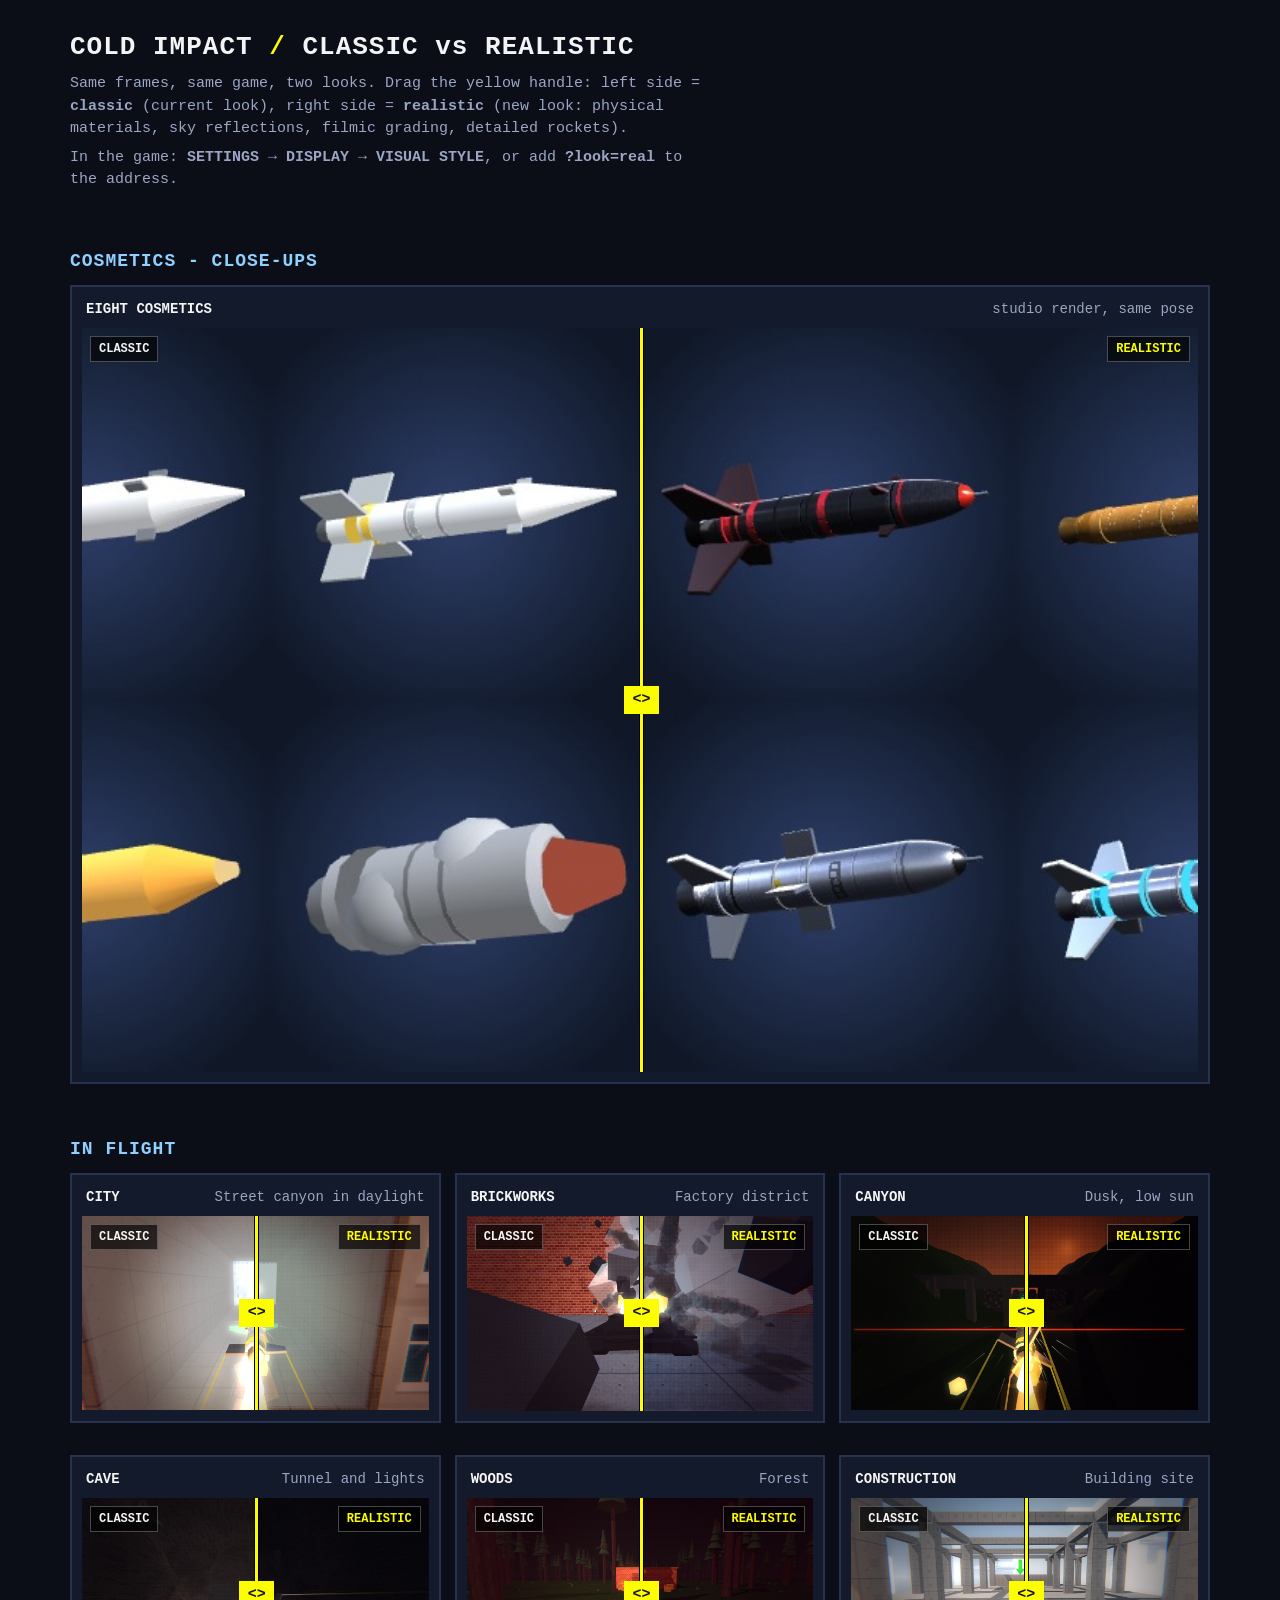
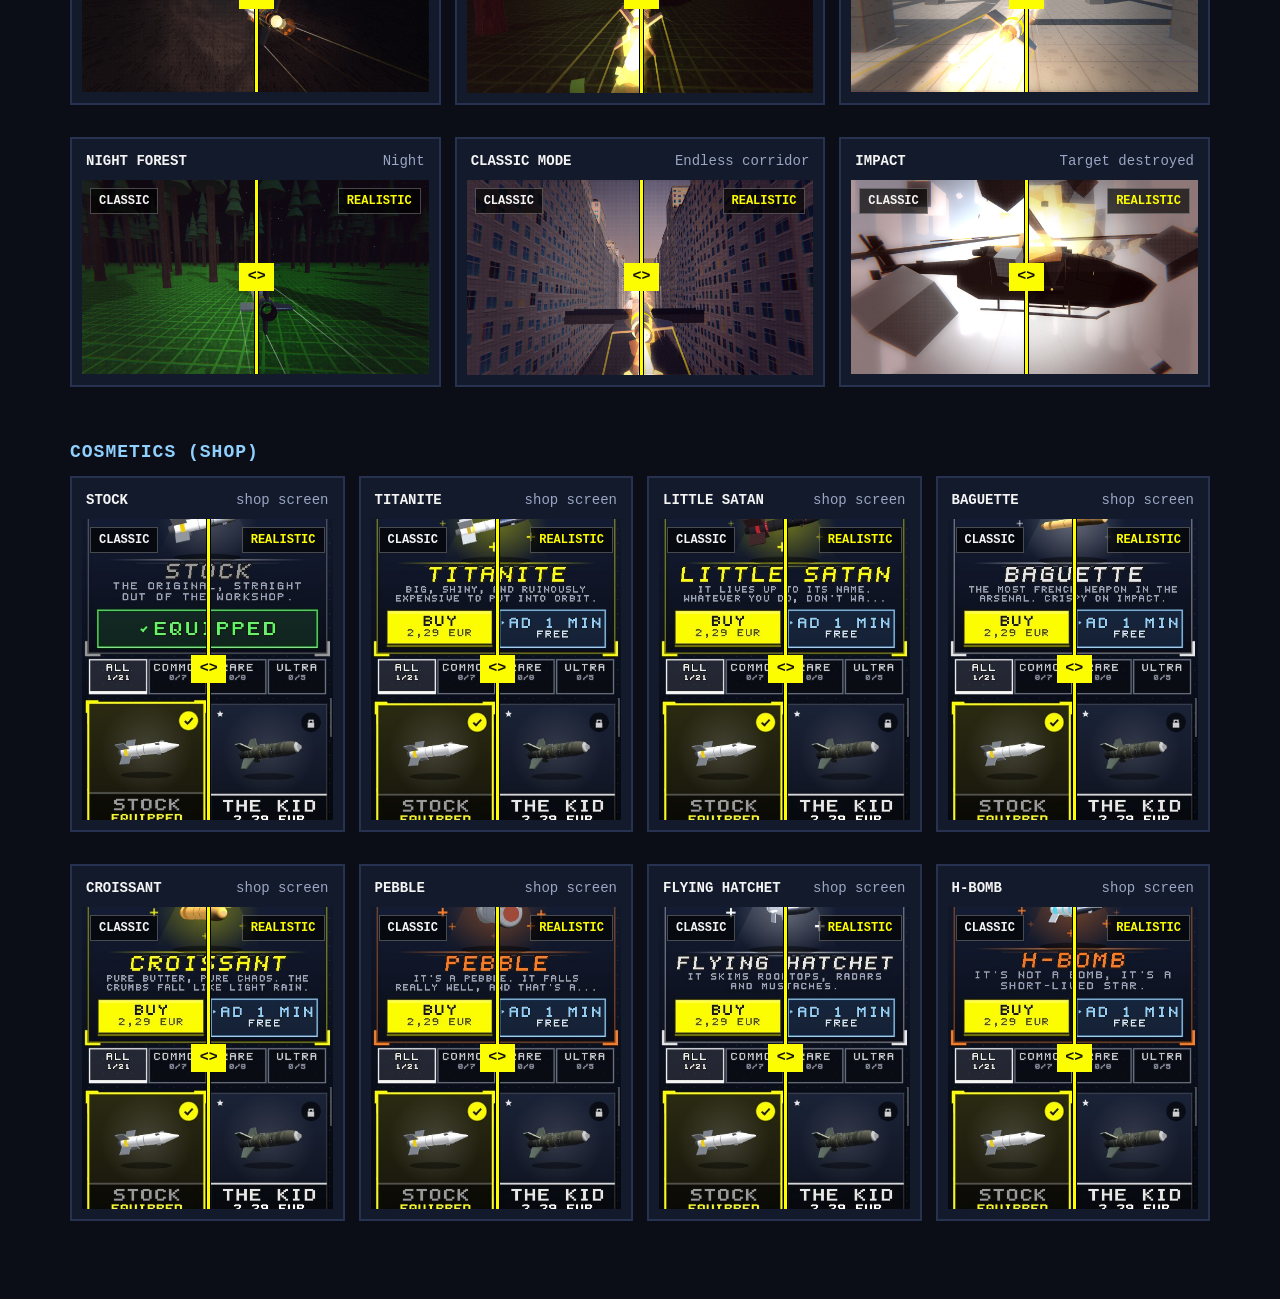
<file: analysis/graphics/index.html>
<!doctype html>
<html lang="en">
<head>
<meta charset="utf-8">
<meta name="viewport" content="width=device-width, initial-scale=1">
<title>Cold Impact - Classic vs Realistic</title>
<style>
  :root { --bg: #0b0e17; --panel: #131a2b; --ink: #f4f4f4; --dim: #9aa6c4; --yellow: #fdfd02; --blue: #8fd0ff; }
  * { box-sizing: border-box; }
  body { margin: 0; background: var(--bg); color: var(--ink); font: 15px/1.5 ui-monospace, Menlo, Consolas, monospace; }
  header { padding: 28px 20px 8px; max-width: 1180px; margin: 0 auto; }
  h1 { margin: 0 0 6px; font-size: 26px; letter-spacing: 1px; }
  h1 b { color: var(--yellow); }
  p.lead { color: var(--dim); margin: 0 0 6px; max-width: 70ch; }
  main { max-width: 1180px; margin: 0 auto; padding: 8px 20px 60px; }
  h2 { margin: 34px 0 10px; font-size: 18px; color: var(--blue); letter-spacing: 1px; }
  .card { background: var(--panel); border: 2px solid #26324f; padding: 10px; margin: 0 0 18px; }
  .card h3 { margin: 2px 4px 8px; font-size: 14px; display: flex; justify-content: space-between; color: var(--ink); }
  .card h3 span { color: var(--dim); font-weight: normal; }
  .cmp { position: relative; width: 100%; aspect-ratio: 16 / 9; overflow: hidden; background: #000; cursor: ew-resize; user-select: none; touch-action: pan-y; }
  .cmp img { position: absolute; inset: 0; width: 100%; height: 100%; object-fit: cover; image-rendering: auto; display: block; }
  .cmp .top { clip-path: inset(0 0 0 var(--cut, 50%)); }
  .cmp .bar { position: absolute; top: 0; bottom: 0; left: var(--cut, 50%); width: 3px; background: var(--yellow); box-shadow: 0 0 0 1px #000; }
  .cmp .bar::after { content: '<>'; position: absolute; top: 50%; left: -16px; width: 35px; height: 28px; margin-top: -14px; background: var(--yellow); color: #111; font-weight: bold; text-align: center; line-height: 28px; }
  .tag { position: absolute; top: 8px; padding: 3px 8px; font-size: 12px; font-weight: bold; background: rgba(0,0,0,.65); border: 1px solid #fff4; }
  .tag.l { left: 8px; } .tag.r { right: 8px; color: var(--yellow); }
  .cmp.tall { aspect-ratio: 390 / 470; }
  .cmp.wide { aspect-ratio: 3 / 2; }
  .grid { display: grid; grid-template-columns: repeat(auto-fill, minmax(340px, 1fr)); gap: 14px; }
  .note { color: var(--dim); font-size: 13px; margin: 6px 4px 0; }
  .toggle { display: flex; gap: 8px; margin: 12px 0 0; }
  .toggle button { background: #1a2238; color: var(--ink); border: 2px solid #34436b; padding: 8px 14px; font: inherit; cursor: pointer; }
  .toggle button.on { border-color: var(--yellow); color: var(--yellow); }
</style>
</head>
<body>
<header>
  <h1>COLD IMPACT <b>/</b> CLASSIC vs REALISTIC</h1>
  <p class="lead">Same frames, same game, two looks. Drag the yellow handle: left side = <b>classic</b> (current look), right side = <b>realistic</b> (new look: physical materials, sky reflections, filmic grading, detailed rockets).</p>
  <p class="lead">In the game: <b>SETTINGS &rarr; DISPLAY &rarr; VISUAL STYLE</b>, or add <b>?look=real</b> to the address.</p>
</header>
<main id="main"></main>
<script>
  const SCENES = [
    ['city', 'CITY', 'Street canyon in daylight'], ['brick', 'BRICKWORKS', 'Factory district'], ['canyon', 'CANYON', 'Dusk, low sun'],
    ['cave', 'CAVE', 'Tunnel and lights'], ['woods', 'WOODS', 'Forest'], ['construction', 'CONSTRUCTION', 'Building site'],
    ['night', 'NIGHT FOREST', 'Night'], ['endless', 'CLASSIC MODE', 'Endless corridor'], ['impact', 'IMPACT', 'Target destroyed'],
  ];
  const COSM = [['stock', 'STOCK'], ['titanite', 'TITANITE'], ['satanette', 'LITTLE SATAN'], ['baguette', 'BAGUETTE'], ['croissant', 'CROISSANT'], ['pebble', 'PEBBLE']];
  const main = document.getElementById('main');
  function pair(base, title, sub, cls) {
    const c = document.createElement('div'); c.className = 'card';
    c.innerHTML = '<h3>' + title + '<span>' + (sub || '') + '</span></h3><div class="cmp ' + (cls || '') + '" style="--cut:50%"><img src="classic_' + base + '.jpg" alt="classic"><img class="top" src="real_' + base + '.jpg" alt="realistic"><div class="bar"></div><span class="tag l">CLASSIC</span><span class="tag r">REALISTIC</span></div>';
    const box = c.querySelector('.cmp');
    const move = (e) => { const r = box.getBoundingClientRect(), x = (e.touches ? e.touches[0].clientX : e.clientX) - r.left; box.style.setProperty('--cut', Math.max(0, Math.min(100, x / r.width * 100)) + '%'); };
    let down = false;
    box.addEventListener('pointerdown', (e) => { down = true; move(e); box.setPointerCapture(e.pointerId); });
    box.addEventListener('pointermove', (e) => { if (down || e.pointerType === 'mouse') move(e); });
    box.addEventListener('pointerup', () => { down = false; });
    return c;
  }
  const h2 = (t) => { const h = document.createElement('h2'); h.textContent = t; main.appendChild(h); };
  h2('COSMETICS - CLOSE-UPS');
  const gc = document.createElement('div'); gc.className = 'grid'; gc.style.gridTemplateColumns = '1fr'; main.appendChild(gc);
  gc.appendChild(pair('closeups', 'EIGHT COSMETICS', 'studio render, same pose', 'wide'));
  h2('IN FLIGHT');
  const g1 = document.createElement('div'); g1.className = 'grid'; main.appendChild(g1);
  SCENES.forEach(([id, t, s]) => g1.appendChild(pair(id, t, s)));
  fetch('cosmetics.json').then((r) => r.json()).then((list) => {
    h2('COSMETICS (SHOP)');
    const g2 = document.createElement('div'); g2.className = 'grid'; main.appendChild(g2);
    g2.style.gridTemplateColumns = 'repeat(auto-fill, minmax(260px, 1fr))';
    list.forEach(([id, name]) => g2.appendChild(pair('shop_' + id, name, 'shop screen', 'tall')));
  }).catch(() => {});
</script>
</body>
</html>
</file>
